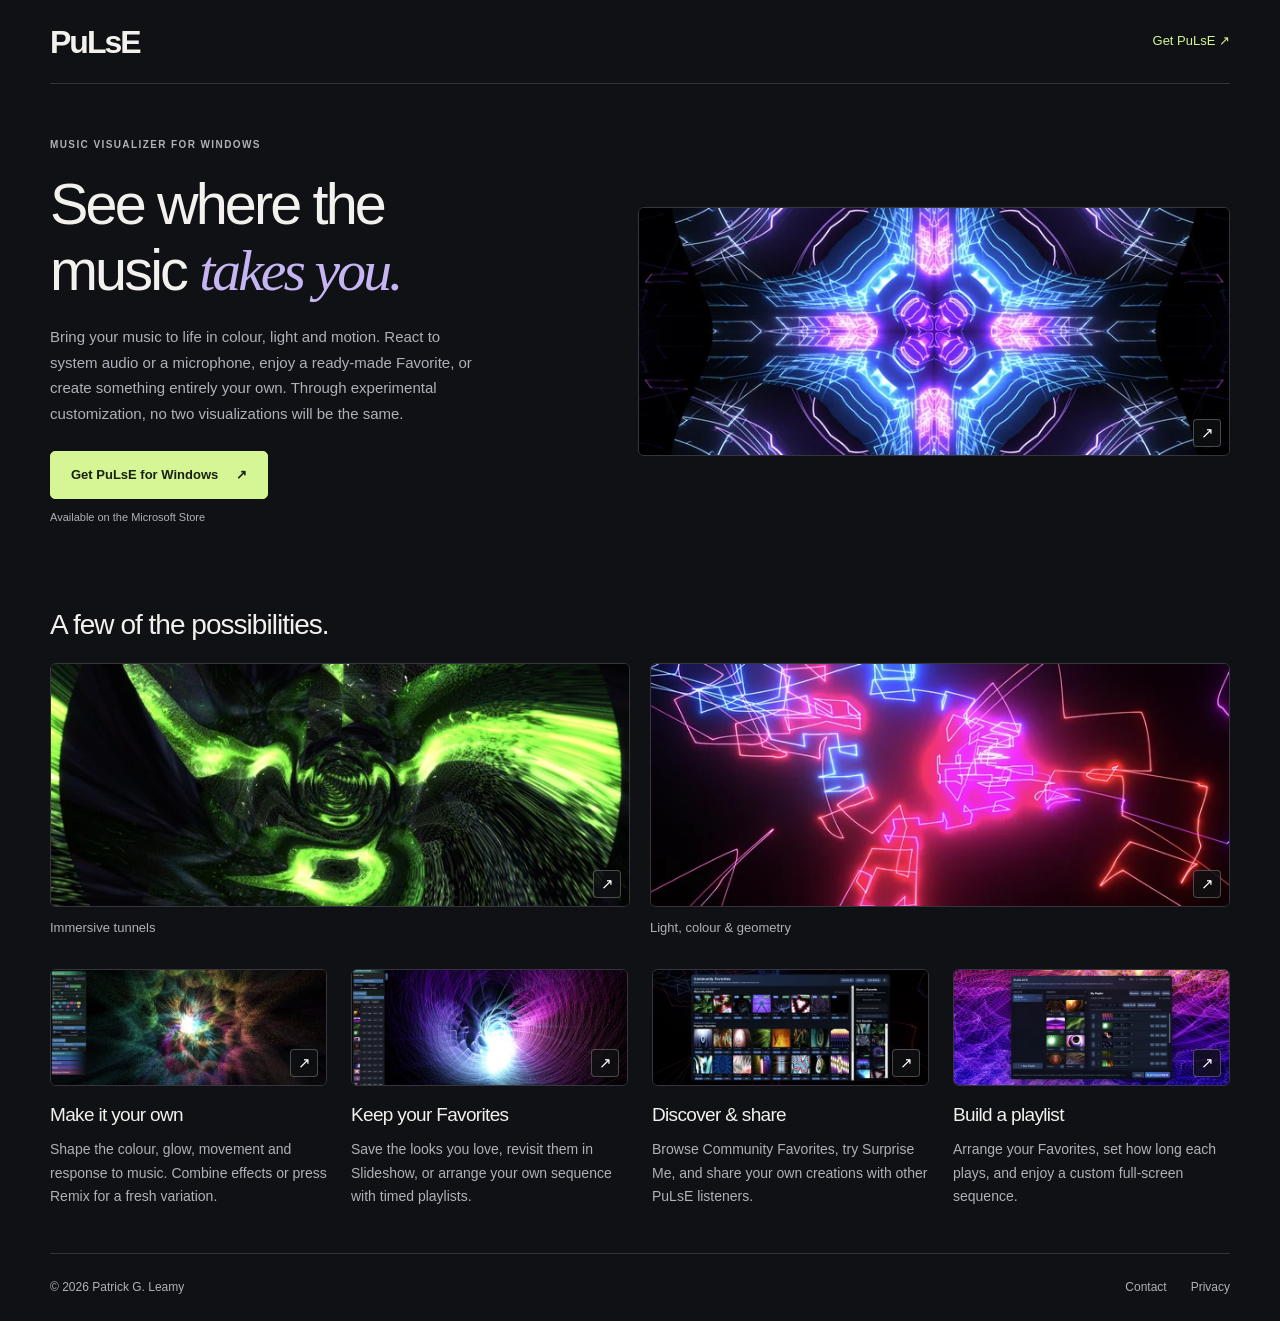
<file: index.html>
<!doctype html>
<html lang="en">
<head>
  <meta charset="utf-8">
  <meta name="viewport" content="width=device-width, initial-scale=1">
  <meta name="theme-color" content="#101114">
  <meta name="description" content="Bring your music to life with PuLsE for Windows. Explore colourful 3D visuals, make them your own, and share your Favorites.">
  <meta property="og:title" content="PuLsE — See where the music takes you.">
  <meta property="og:description" content="Real-time music visualization for Windows. Explore, create and share your own world of colour and motion.">
  <meta property="og:type" content="website">
  <meta property="og:url" content="https://pgleamy.github.io/PuLsE-Music-Visualizer/">
  <link rel="canonical" href="https://pgleamy.github.io/PuLsE-Music-Visualizer/">
  <link rel="icon" href="assets/favicon.svg" type="image/svg+xml">
  <link rel="stylesheet" href="styles.css">
  <script src="site.js" defer></script>
  <title>PuLsE — Music Visualizer for Windows</title>
</head>
<body>
  <a class="skip-link" href="#main">Skip to content</a>
  <header class="site-header wrap">
    <a class="wordmark" href="#" aria-label="PuLsE home">PuLsE</a>
    <nav aria-label="Main navigation">
      <a href="https://apps.microsoft.com/store/detail/9MTKFB0QCWK6?cid=DevShareMCLPCS">Get PuLsE <span aria-hidden="true">↗</span></a>
    </nav>
  </header>

  <main id="main" class="wrap">
    <section class="hero" aria-labelledby="hero-title">
      <div class="hero-copy">
        <p class="eyebrow">MUSIC VISUALIZER FOR WINDOWS</p>
        <h1 id="hero-title">See where the music <em>takes you.</em></h1>
        <p class="hero-description">Bring your music to life in colour, light and motion. React to system audio or a microphone, enjoy a ready-made Favorite, or create something entirely your own. Through experimental customization, no two visualizations will be the same.</p>
        <a class="button" href="https://apps.microsoft.com/store/detail/9MTKFB0QCWK6?cid=DevShareMCLPCS">Get PuLsE for Windows <span aria-hidden="true">↗</span></a>
        <p class="store-note">Available on the Microsoft Store</p>
      </div>
      <figure class="capture hero-figure" aria-label="Featured PuLsE visualization">
        <a class="capture-open" href="assets/screenshots/demo-2-full.webp" aria-label="Enlarge blue and violet kaleidoscopic visualization">
          <img src="assets/screenshots/demo-2-1200.webp" srcset="assets/screenshots/demo-2-640.webp 640w, assets/screenshots/demo-2-1200.webp 1200w" sizes="(max-width: 650px) calc(100vw - 36px), 560px" width="3440" height="1440" fetchpriority="high" alt="Blue, cyan and violet lines forming a luminous symmetrical PuLsE visualization">
        </a>
      </figure>
    </section>

    <section class="gallery-section" id="explore" aria-labelledby="gallery-title">
      <h2 id="gallery-title">A few of the possibilities.</h2>
      <div class="gallery">
        <figure class="capture">
          <a class="capture-open" href="assets/screenshots/demo-1-full.webp" aria-label="Enlarge immersive green tunnel visualization">
            <img src="assets/screenshots/demo-1-640.webp" srcset="assets/screenshots/demo-1-640.webp 640w, assets/screenshots/demo-1-1200.webp 1200w" sizes="(max-width: 650px) calc(100vw - 36px), 560px" width="3440" height="1440" loading="lazy" decoding="async" alt="Glowing green patterns flowing through a deep PuLsE tunnel">
          </a>
          <figcaption>Immersive tunnels</figcaption>
        </figure>
        <figure class="capture">
          <a class="capture-open" href="assets/screenshots/demo-3-full.webp" aria-label="Enlarge colourful light and geometry visualization">
            <img src="assets/screenshots/demo-3-640.webp" srcset="assets/screenshots/demo-3-640.webp 640w, assets/screenshots/demo-3-1200.webp 1200w" sizes="(max-width: 650px) calc(100vw - 36px), 560px" width="3440" height="1440" loading="lazy" decoding="async" alt="Angular pink, red and blue light patterns against a dark PuLsE background">
          </a>
          <figcaption>Light, colour &amp; geometry</figcaption>
        </figure>
      </div>
      <div class="features" id="features">
        <article>
          <a class="capture-open feature-capture" href="assets/screenshots/control-panel-full.webp" aria-label="Enlarge the PuLsE control panel">
            <img src="assets/screenshots/control-panel-640.webp" srcset="assets/screenshots/control-panel-640.webp 640w, assets/screenshots/control-panel-1200.webp 1200w" sizes="(max-width: 650px) calc(100vw - 36px), 370px" width="3440" height="1440" loading="lazy" decoding="async" alt="PuLsE control panel beside a colourful point cloud, showing colour, glow, Remix and effect controls">
          </a>
          <h3>Make it your own</h3>
          <p>Shape the colour, glow, movement and response to music. Combine effects or press Remix for a fresh variation.</p>
        </article>
        <article>
          <a class="capture-open feature-capture" href="assets/screenshots/favorites-full.webp" aria-label="Enlarge the saved Favorites panel">
            <img src="assets/screenshots/favorites-640.webp" srcset="assets/screenshots/favorites-640.webp 640w, assets/screenshots/favorites-1200.webp 1200w" sizes="(max-width: 650px) calc(100vw - 36px), 370px" width="3440" height="1440" loading="lazy" decoding="async" alt="Saved Favorites with Load, Update and Export controls beside a purple and cyan visualization">
          </a>
          <h3>Keep your Favorites</h3>
          <p>Save the looks you love, revisit them in Slideshow, or arrange your own sequence with timed playlists.</p>
        </article>
        <article>
          <a class="capture-open feature-capture" href="assets/screenshots/community-favorites-full.webp" aria-label="Enlarge Community Favorites">
            <img src="assets/screenshots/community-favorites-640.webp" srcset="assets/screenshots/community-favorites-640.webp 640w, assets/screenshots/community-favorites-1200.webp 1200w" sizes="(max-width: 650px) calc(100vw - 36px), 370px" width="3440" height="1440" loading="lazy" decoding="async" alt="Community Favorites showing Recently Added and Popular creations, with options to play, save and share">
          </a>
          <h3>Discover &amp; share</h3>
          <p>Browse Community Favorites, try Surprise Me, and share your own creations with other PuLsE listeners.</p>
        </article>
        <article>
          <a class="capture-open feature-capture" href="assets/screenshots/playlists-full.webp" aria-label="Enlarge the Playlists workspace">
            <img src="assets/screenshots/playlists-640.webp" srcset="assets/screenshots/playlists-640.webp 640w, assets/screenshots/playlists-1200.webp 1200w" sizes="(max-width: 650px) calc(100vw - 36px), (max-width: 900px) 420px, 277px" width="3440" height="1440" loading="lazy" decoding="async" alt="PuLsE Playlists workspace with saved Favorites arranged into a timed sequence">
          </a>
          <h3>Build a playlist</h3>
          <p>Arrange your Favorites, set how long each plays, and enjoy a custom full-screen sequence.</p>
        </article>
      </div>
    </section>
  </main>

  <footer class="site-footer wrap">
    <div class="footer-row">
      <p>© <span id="copyright-year">2026</span> Patrick G. Leamy</p>
      <div class="footer-links"><a href="mailto:pgleamy@icloud.com">Contact</a><a href="privacy%20policy/index.html">Privacy</a></div>
    </div>
  </footer>

  <dialog class="lightbox" aria-label="Enlarged screenshot">
    <button class="lightbox-close" type="button" aria-label="Close enlarged screenshot">×</button>
    <img alt="" width="3440" height="1440">
    <a class="lightbox-original" href="assets/screenshots/demo-2-full.webp" target="_blank" rel="noopener">Open full-size image <span aria-hidden="true">↗</span></a>
  </dialog>
</body>
</html>
</file>
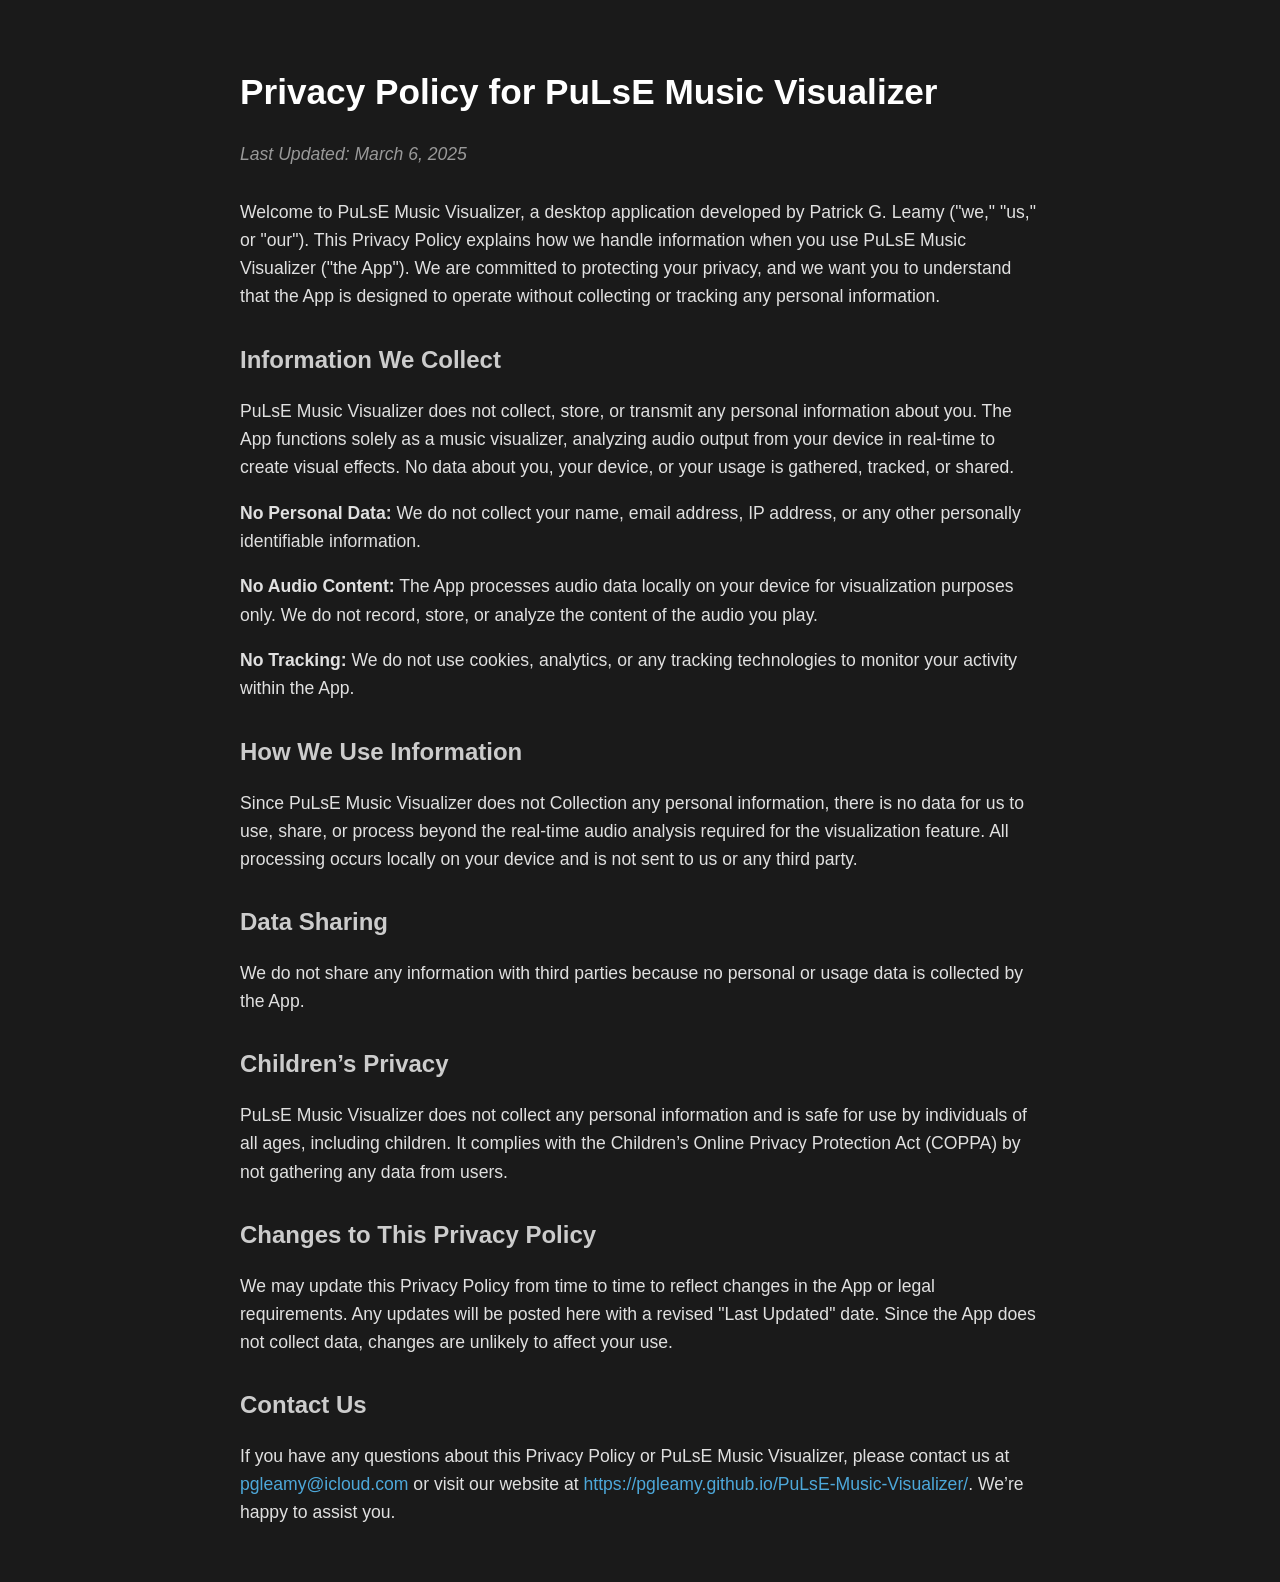
<file: privacy policy/index.html>
<!DOCTYPE html>
<html lang="en">
<head>
    <meta charset="UTF-8">
    <meta name="viewport" content="width=device-width, initial-scale=1.0">
    <title>PuLsE Music Visualizer Privacy Policy</title>
    <style>
        body {
            background-color: #1a1a1a;
            color: #e0e0e0;
            font-family: Arial, sans-serif;
            line-height: 1.6;
            margin: 0;
            padding: 40px;
            max-width: 800px;
            margin-left: auto;
            margin-right: auto;
        }
        h1 {
            color: #ffffff;
            font-size: 2.2em;
            margin-bottom: 20px;
        }
        h2 {
            color: #cccccc;
            font-size: 1.5em;
            margin-top: 30px;
            margin-bottom: 15px;
        }
        p {
            font-size: 1.1em;
            margin-bottom: 15px;
        }
        a {
            color: #4da8da;
            text-decoration: none;
        }
        a:hover {
            text-decoration: underline;
        }
        .last-updated {
            color: #999999;
            font-style: italic;
            margin-bottom: 30px;
        }
    </style>
</head>
<body>
    <h1>Privacy Policy for PuLsE Music Visualizer</h1>
    <p class="last-updated">Last Updated: March 6, 2025</p>

    <p>Welcome to PuLsE Music Visualizer, a desktop application developed by Patrick G. Leamy ("we," "us," or "our"). This Privacy Policy explains how we handle information when you use PuLsE Music Visualizer ("the App"). We are committed to protecting your privacy, and we want you to understand that the App is designed to operate without collecting or tracking any personal information.</p>

    <h2>Information We Collect</h2>
    <p>PuLsE Music Visualizer does not collect, store, or transmit any personal information about you. The App functions solely as a music visualizer, analyzing audio output from your device in real-time to create visual effects. No data about you, your device, or your usage is gathered, tracked, or shared.</p>
    <p><strong>No Personal Data:</strong> We do not collect your name, email address, IP address, or any other personally identifiable information.</p>
    <p><strong>No Audio Content:</strong> The App processes audio data locally on your device for visualization purposes only. We do not record, store, or analyze the content of the audio you play.</p>
    <p><strong>No Tracking:</strong> We do not use cookies, analytics, or any tracking technologies to monitor your activity within the App.</p>

    <h2>How We Use Information</h2>
    <p>Since PuLsE Music Visualizer does not Collection any personal information, there is no data for us to use, share, or process beyond the real-time audio analysis required for the visualization feature. All processing occurs locally on your device and is not sent to us or any third party.</p>

    <h2>Data Sharing</h2>
    <p>We do not share any information with third parties because no personal or usage data is collected by the App.</p>

    <h2>Children’s Privacy</h2>
    <p>PuLsE Music Visualizer does not collect any personal information and is safe for use by individuals of all ages, including children. It complies with the Children’s Online Privacy Protection Act (COPPA) by not gathering any data from users.</p>

    <h2>Changes to This Privacy Policy</h2>
    <p>We may update this Privacy Policy from time to time to reflect changes in the App or legal requirements. Any updates will be posted here with a revised "Last Updated" date. Since the App does not collect data, changes are unlikely to affect your use.</p>

    <h2>Contact Us</h2>
    <p>If you have any questions about this Privacy Policy or PuLsE Music Visualizer, please contact us at <a href="mailto:pgleamy@icloud.com">pgleamy@icloud.com</a> or visit our website at <a href="https://pgleamy.github.io/PuLsE-Music-Visualizer/" target="_blank">https://pgleamy.github.io/PuLsE-Music-Visualizer/</a>. We’re happy to assist you.</p>
</body>
</html>
</file>
<file: styles.css>
@charset "UTF-8";

:root {
  color-scheme: dark;
  --bg: #101114;
  --text: #f3f1ed;
  --muted: #b0b0ba;
  --line: #323238;
  --lime: #d6f594;
  --lilac: #c5b5f3;
}
* { box-sizing: border-box; }
html { scroll-behavior: smooth; scroll-padding-top: 24px; }
body { margin: 0; background: var(--bg); color: var(--text); font-family: Arial, Helvetica, sans-serif; line-height: 1.7; }
body:has(dialog[open]) { overflow: hidden; }
h1, h2, h3, p, figure { margin: 0; }
h1, h2, h3 { font-weight: 500; line-height: 1.15; letter-spacing: -.035em; text-wrap: balance; }
h1 { font-size: clamp(42px, 4.5vw, 62px); letter-spacing: -.05em; max-width: 480px; }
h2 { font-size: 28px; }
h3 { font-size: 19px; }
em { color: var(--lilac); font-family: Georgia, 'Times New Roman', serif; font-weight: 400; }
a { color: inherit; text-underline-offset: 4px; }
a:hover { color: var(--lime); }
a:focus-visible, button:focus-visible { outline: 3px solid var(--lime); outline-offset: 5px; }
button { font: inherit; }
::selection { background: var(--lilac); color: var(--bg); }
.wrap { max-width: 1180px; width: calc(100% - 80px); margin-inline: auto; }
.skip-link { position: fixed; top: 12px; left: 12px; transform: translateY(-180%); padding: 10px 20px; background: var(--lime); color: var(--bg); z-index: 20; }
.skip-link:focus { transform: translateY(0); }
.site-header { min-height: 84px; display: flex; align-items: center; justify-content: space-between; gap: 24px; border-bottom: 1px solid var(--line); }
.wordmark { font-size: 32px; font-weight: 800; letter-spacing: -2px; text-decoration: none; line-height: 1; }
.site-header nav { display: flex; align-items: center; gap: 28px; }
.site-header nav a { font-size: 13px; color: var(--muted); text-decoration: none; }
.site-header nav a:last-child { color: var(--lime); }
.site-header nav a:hover { color: var(--text); }
.hero { display: grid; grid-template-columns: 1fr 1.1fr; gap: 50px; align-items: center; padding-block: 52px; }
.eyebrow { font-size: 10px; font-weight: 700; letter-spacing: .14em; color: var(--muted); margin-bottom: 18px; }
.hero-description { max-width: 430px; color: var(--muted); font-size: 15px; margin-top: 20px; }
.button { display: inline-flex; align-items: center; gap: 18px; background: var(--lime); border: 1px solid var(--lime); color: #182011; border-radius: 5px; font-size: 13px; font-weight: 700; line-height: 1.5; text-decoration: none; padding: 13px 20px; margin-top: 25px; }
.button:hover { color: #182011; background: #e5ffb4; }
.store-note { font-size: 11px; color: var(--muted); margin-top: 9px; }
.gallery-section { padding-block: 30px 44px; }
.gallery-section h2 { margin-bottom: 22px; }
.gallery { display: grid; grid-template-columns: repeat(2, 1fr); gap: 20px; }
.gallery figcaption { font-size: 13px; color: var(--muted); padding-top: 10px; }
.features { display: grid; grid-template-columns: repeat(4, 1fr); gap: 24px; margin-top: 30px; }
.features p { margin-top: 12px; color: var(--muted); font-size: 14px; }
.site-footer { padding-block: 23px; border-top: 1px solid var(--line); color: var(--muted); }
.footer-row { display: flex; justify-content: space-between; align-items: center; gap: 20px; font-size: 12px; }
.footer-links { display: flex; gap: 24px; }
.footer-links a { text-decoration: none; }
.capture-open { display: block; position: relative; overflow: hidden; border: 1px solid #38343f; border-radius: 6px; background: #090a0d; cursor: zoom-in; }
.capture-open img { display: block; width: 100%; height: auto; aspect-ratio: 43 / 18; object-fit: contain; }
.capture-open::after { content: '↗'; position: absolute; right: 8px; bottom: 8px; width: 26px; height: 26px; display: grid; place-items: center; background: #101114c9; color: white; border: 1px solid #ffffff40; border-radius: 4px; font-size: 15px; line-height: 1; }
.feature-capture { margin-bottom: 18px; }
.capture-open:focus-visible { outline-offset: -6px; }
.lightbox { background: #111216; color: var(--text); border: 1px solid #55515f; border-radius: 8px; width: min(94vw, 1500px); max-width: 94vw; padding: 50px 18px 12px; max-height: 94dvh; overflow: auto; }
.lightbox::backdrop { background: #07070bf0; }
.lightbox img { display: block; object-fit: contain; width: 100%; height: auto; max-height: 75dvh; }
.lightbox-original { display: block; width: fit-content; margin: 10px auto 4px; font-size: 12px; color: var(--lilac); }
.lightbox-close { position: absolute; right: 12px; top: 4px; width: 44px; height: 44px; border: 0; background: transparent; color: white; font-size: 32px; cursor: pointer; }
/* Shared styles for the standalone privacy page. */
.site-header:has(.header-inner) { display: block; width: 100%; max-width: none; border: 0; }
.header-inner { min-height: 84px; display: flex; align-items: center; justify-content: space-between; gap: 24px; border-bottom: 1px solid var(--line); }
.text-link { font-size: 13px; text-decoration: none; }
.privacy-main { max-width: 800px; padding-block: 55px 70px; }
.privacy-main h1 { font-size: 48px; margin: 22px 0; }
.privacy-main h2 { font-size: 24px; margin: 34px 0 14px; }
.privacy-main p { color: var(--muted); font-size: 15px; margin-block: 14px; }
.privacy-main a { color: var(--lilac); }
.privacy-main .eyebrow { font-size: 10px; }
@media (max-width: 900px) {
  .wrap { width: calc(100% - 48px); }
  .hero { gap: 28px; }
  .hero h1 { font-size: 46px; }
  .features { grid-template-columns: repeat(2, 1fr); }
}
@media (max-width: 650px) {
  .wrap { width: calc(100% - 36px); }
  .site-header, .header-inner { min-height: 72px; gap: 16px; }
  .wordmark { font-size: 28px; }
  .site-header nav { gap: 18px; }
  .site-header nav a { font-size: 12px; }
  .hero { grid-template-columns: 1fr; gap: 28px; padding-block: 34px; }
  .hero h1 { font-size: clamp(42px, 10vw, 56px); max-width: 470px; }
  .hero-description { margin-top: 17px; }
  .eyebrow { margin-bottom: 14px; }
  h2 { font-size: 25px; }
  .gallery-section { padding-block: 12px 30px; }
  .gallery { grid-template-columns: 1fr; gap: 22px; }
  .features { grid-template-columns: 1fr; gap: 23px; margin-top: 24px; }
  .features p { margin-top: 8px; }
  .footer-row { align-items: flex-start; flex-direction: column; gap: 12px; }
  .footer-links { gap: 22px; }
  .privacy-main { padding-block: 35px; }
  .privacy-main h1 { font-size: 40px; }
}
@media (prefers-reduced-motion: reduce) { html { scroll-behavior: auto; } }
</file>
